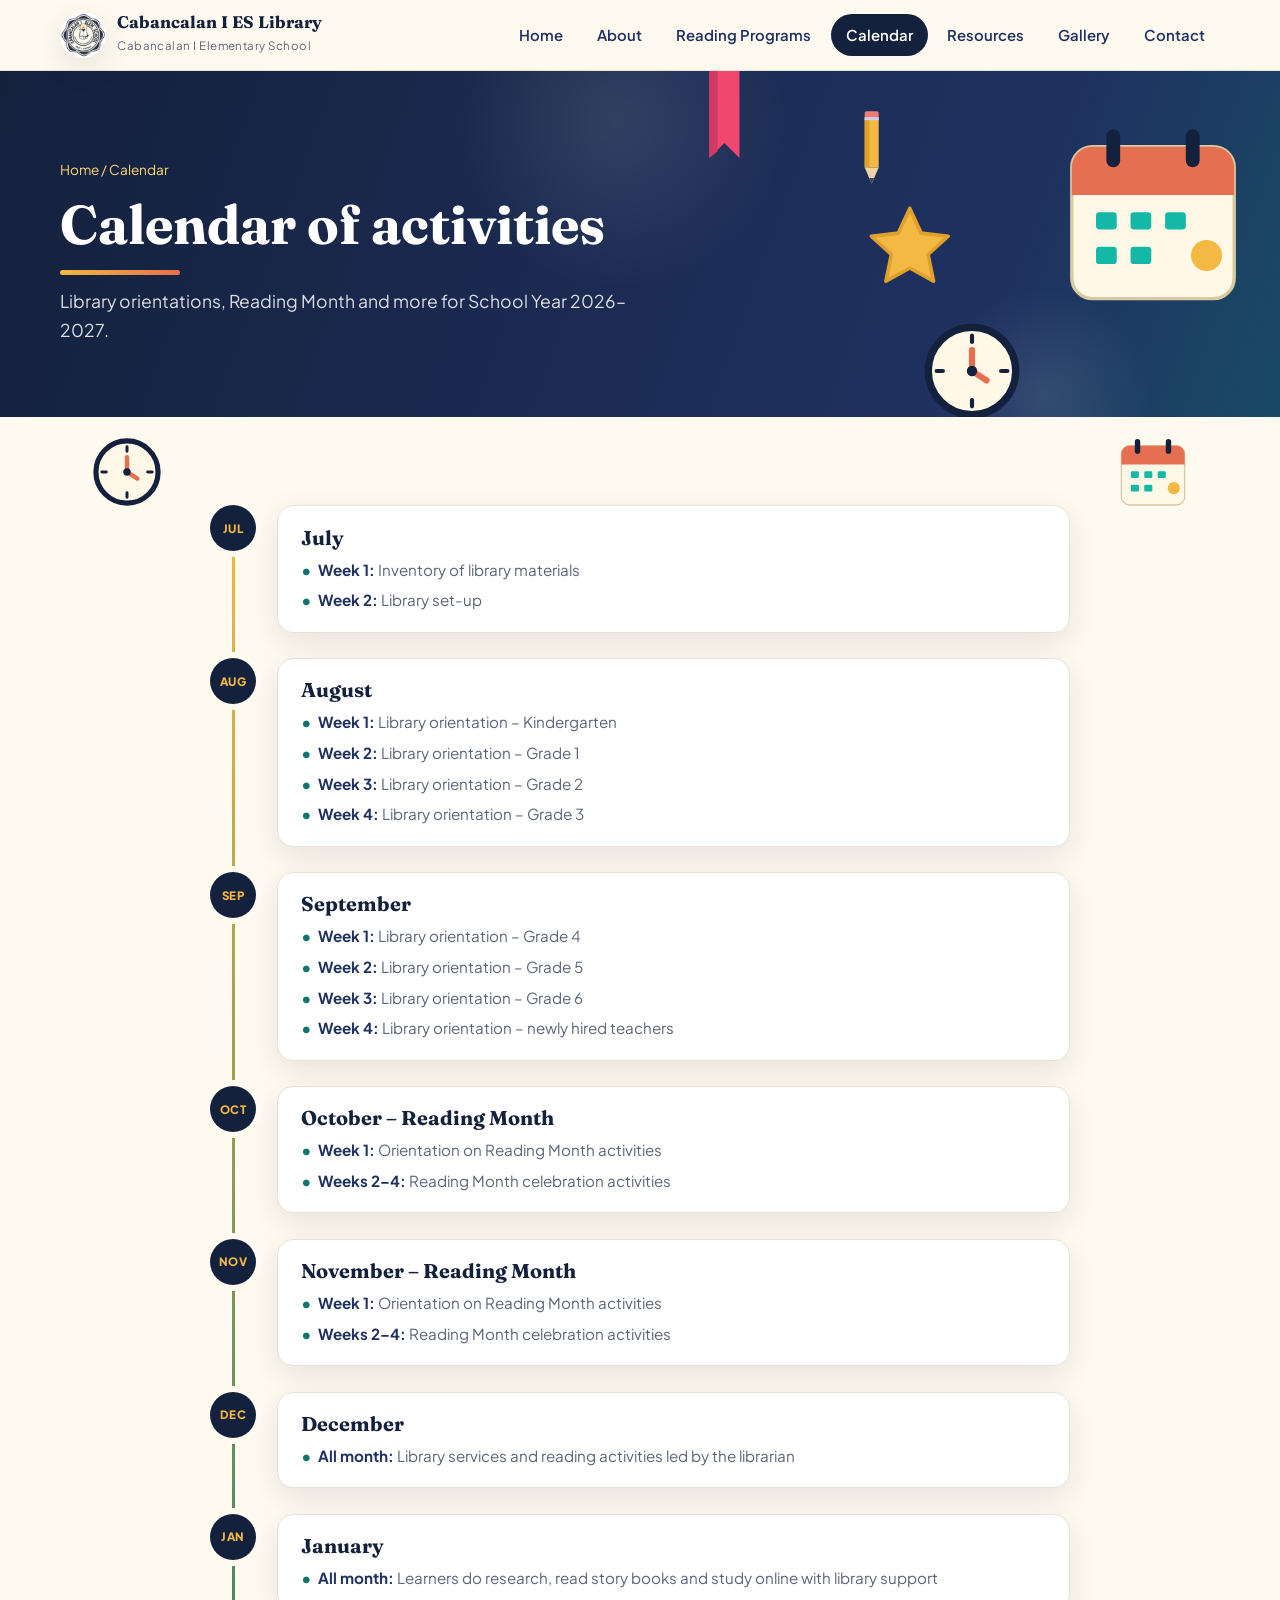
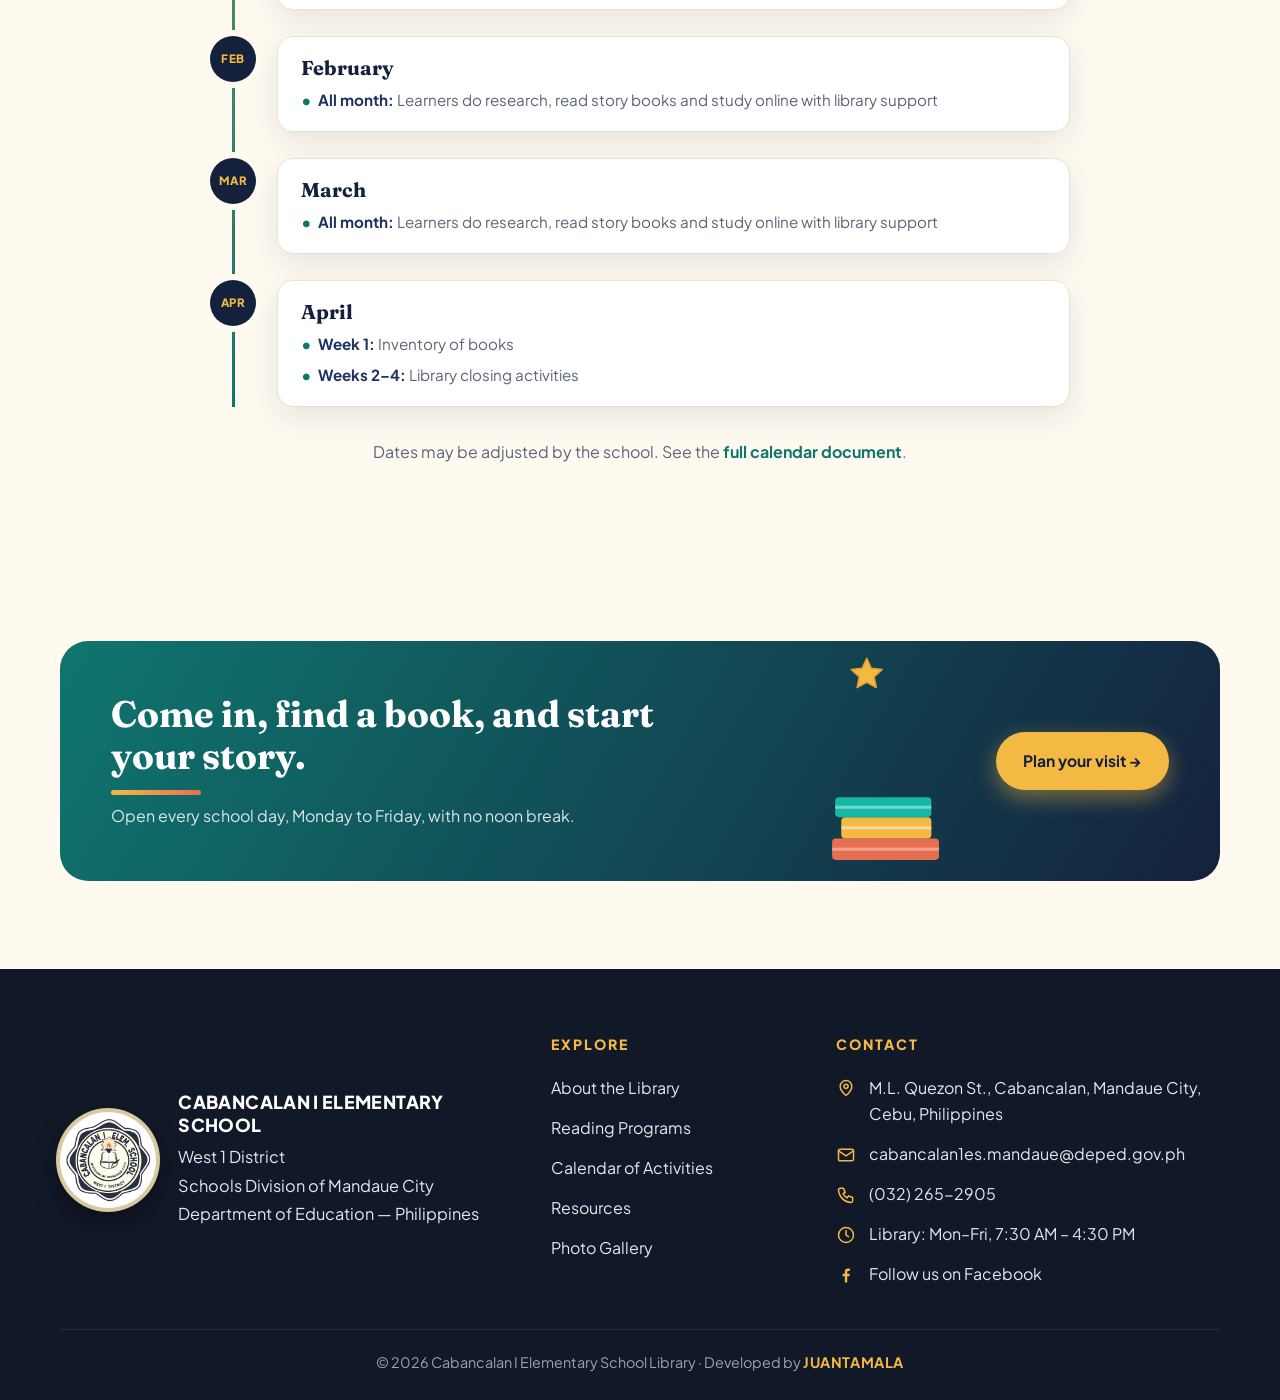
<file: calendar.html>
<!DOCTYPE html>
<html lang="en">
<head>
<meta charset="utf-8">
<meta name="viewport" content="width=device-width, initial-scale=1">
<title>Calendar | Cabancalan I ES Library</title>
<meta name="description" content="Calendar of library activities for SY 2026-2027 at Cabancalan I ES.">
<meta name="theme-color" content="#14213d">
<link rel="icon" type="image/png" href="images/favicon.png">
<link rel="preconnect" href="https://fonts.googleapis.com">
<link rel="preconnect" href="https://fonts.gstatic.com" crossorigin>
<link href="https://fonts.googleapis.com/css2?family=Fraunces:ital,opsz,wght@0,9..144,600;0,9..144,800;1,9..144,500&family=Plus+Jakarta+Sans:wght@400;500;600;700;800&display=swap" rel="stylesheet">
<link rel="stylesheet" href="css/style.css?v=20261022">
</head>
<body data-page="calendar">
<header class="site-header">
  <div class="container nav">
    <a class="brand" href="index.html" aria-label="Cabancalan I ES Library home">
      <img class="brand-logo" src="images/favicon.png" srcset="images/logo.png 2x" alt="Cabancalan I Elementary School seal" width="46" height="46">
      <span class="brand-text"><strong>Cabancalan I ES Library</strong><span>Cabancalan I Elementary School</span></span>
    </a>
    <button class="nav-toggle" aria-label="Toggle menu" aria-expanded="false">☰</button>
    <ul class="nav-links"><li><a href="index.html">Home</a></li><li><a href="about.html">About</a></li><li><a href="programs.html">Reading Programs</a></li><li><a href="calendar.html" class="active">Calendar</a></li><li><a href="resources.html">Resources</a></li><li><a href="gallery.html">Gallery</a></li><li><a href="contact.html">Contact</a></li></ul>
  </div>
</header>
<section class="page-hero"><div class="container">
  <div class="crumbs"><a href="index.html">Home</a> / Calendar</div>
  <h1>Calendar of activities</h1><p>Library orientations, Reading Month and more for School Year 2026–2027.</p></div></section>

<section class="section">
  <span class="deco tr" data-art="calendar"></span>
  <span class="deco tl" data-art="clock"></span>
  <div class="container">
    <div class="timeline" id="timeline"></div>
    <p style="text-align:center;margin-top:2rem" class="reveal">Dates may be adjusted by the school. See the <a href="resources.html" style="color:var(--teal);font-weight:700">full calendar document</a>.</p>
  </div>
</section>
<section class="section"><div class="container">
  <div class="cta-band reveal">
    <span class="deco ca" data-art="stack"></span><span class="deco cb" data-art="star"></span>
    <div><h2>Come in, find a book, and start your story.</h2><p>Open every school day, Monday to Friday, with no noon break.</p></div>
    <a class="btn btn-gold" href="contact.html">Plan your visit →</a>
  </div></div></section>

<footer class="site-footer">
  <div class="container">
    <div class="foot-grid">
      <div class="foot-school">
        <img class="foot-logo" src="images/logo.png" alt="Cabancalan I Elementary School seal" width="96" height="96" loading="lazy">
        <div>
          <h4>CABANCALAN I ELEMENTARY SCHOOL</h4>
          <p>West 1 District</p>
          <p>Schools Division of Mandaue City</p>
          <p>Department of Education — Philippines</p>
        </div>
      </div>
      <div>
        <h5>Explore</h5>
        <ul class="foot-links">
          <li><a href="about.html">About the Library</a></li>
          <li><a href="programs.html">Reading Programs</a></li>
          <li><a href="calendar.html">Calendar of Activities</a></li>
          <li><a href="resources.html">Resources</a></li>
          <li><a href="gallery.html">Photo Gallery</a></li>
        </ul>
      </div>
      <div>
        <h5>Contact</h5>
        <ul class="foot-contact">
          <li><svg viewBox="0 0 24 24" width="20" height="20" fill="none" stroke="currentColor" stroke-width="1.8" stroke-linecap="round" stroke-linejoin="round" aria-hidden="true"><path d="M12 21s7-5.6 7-11a7 7 0 1 0-14 0c0 5.4 7 11 7 11z"/><circle cx="12" cy="10" r="2.5"/></svg><span>M.L. Quezon St., Cabancalan, Mandaue City, Cebu, Philippines</span></li>
          <li><svg viewBox="0 0 24 24" width="20" height="20" fill="none" stroke="currentColor" stroke-width="1.8" stroke-linecap="round" stroke-linejoin="round" aria-hidden="true"><rect x="3" y="5" width="18" height="14" rx="2"/><path d="m3 7 9 6 9-6"/></svg><a href="mailto:cabancalan1es.mandaue@deped.gov.ph">cabancalan1es.mandaue@deped.gov.ph</a></li>
          <li><svg viewBox="0 0 24 24" width="20" height="20" fill="none" stroke="currentColor" stroke-width="1.8" stroke-linecap="round" stroke-linejoin="round" aria-hidden="true"><path d="M5 4h4l2 5-2.5 1.5a11 11 0 0 0 5 5L15 13l5 2v4a2 2 0 0 1-2 2A16 16 0 0 1 3 6a2 2 0 0 1 2-2z"/></svg><span>(032) 265-2905</span></li>
          <li><svg viewBox="0 0 24 24" width="20" height="20" fill="none" stroke="currentColor" stroke-width="1.8" stroke-linecap="round" stroke-linejoin="round" aria-hidden="true"><circle cx="12" cy="12" r="9"/><path d="M12 7v5l3 2"/></svg><span>Library: Mon–Fri, 7:30 AM – 4:30 PM</span></li>
          <li><svg viewBox="0 0 24 24" width="20" height="20" fill="currentColor" aria-hidden="true"><path d="M13.5 21v-7.5h2.6l.4-3h-3V8.6c0-.9.3-1.5 1.6-1.5h1.6V4.4c-.3 0-1.2-.1-2.3-.1-2.3 0-3.9 1.4-3.9 4v2.2H8v3h2.6V21h2.9z"/></svg><a href="https://www.facebook.com/profile.php?id=100054424680309" target="_blank" rel="noopener">Follow us on Facebook</a></li>
        </ul>
      </div>
    </div>
    <div class="foot-bottom">© <span class="year">2026</span> Cabancalan I Elementary School Library · Developed by <b>JUANTAMALA</b></div>
  </div>
</footer>
<button class="to-top" aria-label="Back to top">↑</button>
<script src="js/data.js?v=20261022"></script>
<script src="js/art.js?v=20261022"></script>
<script src="js/main.js?v=20261022"></script>
</body>
</html>
</file>
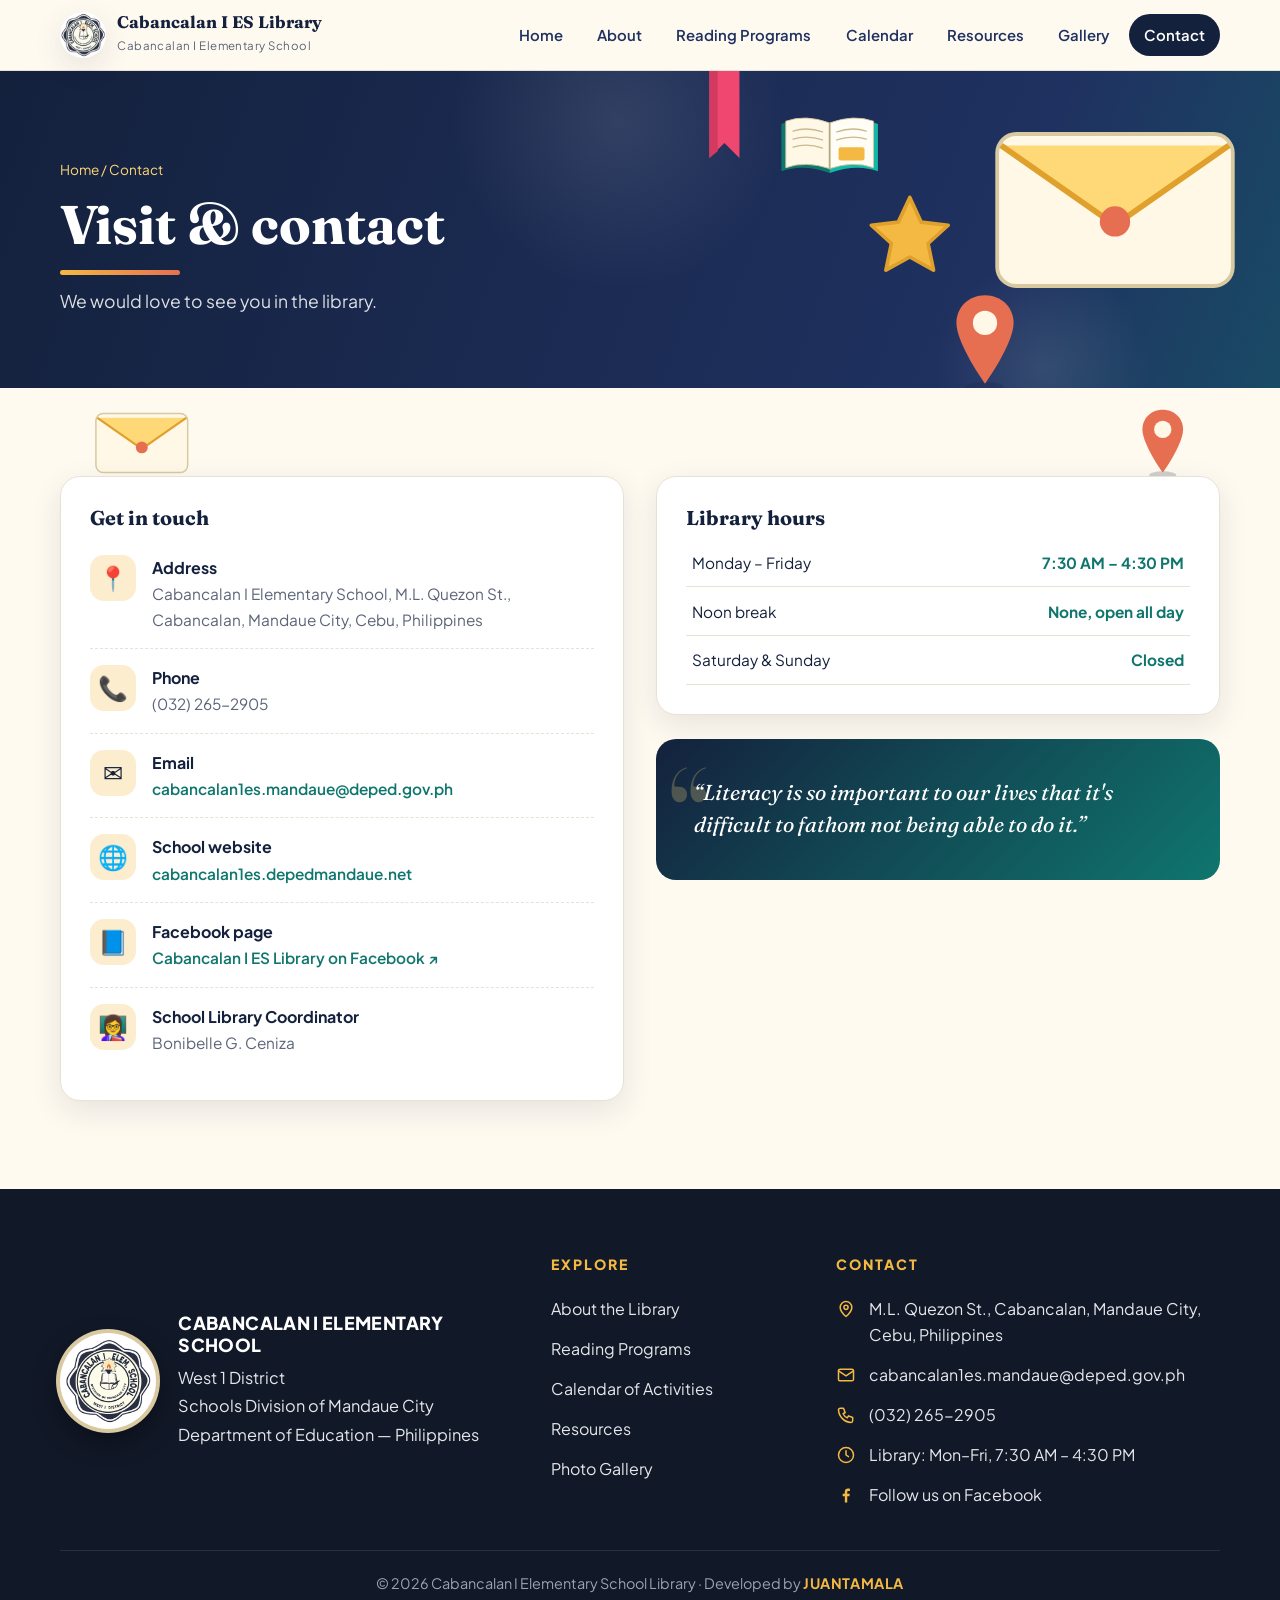
<file: contact.html>
<!DOCTYPE html>
<html lang="en">
<head>
<meta charset="utf-8">
<meta name="viewport" content="width=device-width, initial-scale=1">
<title>Contact | Cabancalan I ES Library</title>
<meta name="description" content="Visit or contact the Cabancalan I ES Library in Mandaue City.">
<meta name="theme-color" content="#14213d">
<link rel="icon" type="image/png" href="images/favicon.png">
<link rel="preconnect" href="https://fonts.googleapis.com">
<link rel="preconnect" href="https://fonts.gstatic.com" crossorigin>
<link href="https://fonts.googleapis.com/css2?family=Fraunces:ital,opsz,wght@0,9..144,600;0,9..144,800;1,9..144,500&family=Plus+Jakarta+Sans:wght@400;500;600;700;800&display=swap" rel="stylesheet">
<link rel="stylesheet" href="css/style.css?v=20261022">
</head>
<body data-page="contact">
<header class="site-header">
  <div class="container nav">
    <a class="brand" href="index.html" aria-label="Cabancalan I ES Library home">
      <img class="brand-logo" src="images/favicon.png" srcset="images/logo.png 2x" alt="Cabancalan I Elementary School seal" width="46" height="46">
      <span class="brand-text"><strong>Cabancalan I ES Library</strong><span>Cabancalan I Elementary School</span></span>
    </a>
    <button class="nav-toggle" aria-label="Toggle menu" aria-expanded="false">☰</button>
    <ul class="nav-links"><li><a href="index.html">Home</a></li><li><a href="about.html">About</a></li><li><a href="programs.html">Reading Programs</a></li><li><a href="calendar.html">Calendar</a></li><li><a href="resources.html">Resources</a></li><li><a href="gallery.html">Gallery</a></li><li><a href="contact.html" class="active">Contact</a></li></ul>
  </div>
</header>
<section class="page-hero"><div class="container">
  <div class="crumbs"><a href="index.html">Home</a> / Contact</div>
  <h1>Visit &amp; contact</h1><p>We would love to see you in the library.</p></div></section>

<section class="section">
  <span class="deco tr" data-art="pin"></span>
  <span class="deco tl" data-art="envelope"></span>
  <div class="container contact-grid">
    <div class="card reveal">
      <h3 style="margin-bottom:.6rem">Get in touch</h3>
      <div class="contact-line"><span class="ico">📍</span><div><b>Address</b><p>Cabancalan I Elementary School, M.L. Quezon St., Cabancalan, Mandaue City, Cebu, Philippines</p></div></div>
      <div class="contact-line"><span class="ico">📞</span><div><b>Phone</b><p>(032) 265-2905</p></div></div>
      <div class="contact-line"><span class="ico">✉️</span><div><b>Email</b><p><a href="mailto:cabancalan1es.mandaue@deped.gov.ph" style="color:var(--teal);font-weight:600">cabancalan1es.mandaue@deped.gov.ph</a></p></div></div>
      <div class="contact-line"><span class="ico">🌐</span><div><b>School website</b><p><a href="https://cabancalan1es.depedmandaue.net" target="_blank" rel="noopener" style="color:var(--teal);font-weight:600">cabancalan1es.depedmandaue.net</a></p></div></div>
      <div class="contact-line"><span class="ico">📘</span><div><b>Facebook page</b><p><a href="https://www.facebook.com/profile.php?id=100054424680309" target="_blank" rel="noopener" style="color:var(--teal);font-weight:600">Cabancalan I ES Library on Facebook ↗</a></p></div></div>
      <div class="contact-line"><span class="ico">👩‍🏫</span><div><b>School Library Coordinator</b><p>Bonibelle G. Ceniza</p></div></div>
    </div>
    <div style="display:grid;gap:1.5rem;align-content:start">
      <div class="card reveal d1">
        <h3 style="margin-bottom:.6rem">Library hours</h3>
        <table class="hours">
          <tr><td>Monday – Friday</td><td>7:30 AM – 4:30 PM</td></tr>
          <tr><td>Noon break</td><td>None, open all day</td></tr>
          <tr><td>Saturday &amp; Sunday</td><td>Closed</td></tr>
        </table>
      </div>
      <div class="quote-box reveal d2"><p>“Literacy is so important to our lives that it's difficult to fathom not being able to do it.”</p></div>
    </div>
  </div>
</section>

<footer class="site-footer">
  <div class="container">
    <div class="foot-grid">
      <div class="foot-school">
        <img class="foot-logo" src="images/logo.png" alt="Cabancalan I Elementary School seal" width="96" height="96" loading="lazy">
        <div>
          <h4>CABANCALAN I ELEMENTARY SCHOOL</h4>
          <p>West 1 District</p>
          <p>Schools Division of Mandaue City</p>
          <p>Department of Education — Philippines</p>
        </div>
      </div>
      <div>
        <h5>Explore</h5>
        <ul class="foot-links">
          <li><a href="about.html">About the Library</a></li>
          <li><a href="programs.html">Reading Programs</a></li>
          <li><a href="calendar.html">Calendar of Activities</a></li>
          <li><a href="resources.html">Resources</a></li>
          <li><a href="gallery.html">Photo Gallery</a></li>
        </ul>
      </div>
      <div>
        <h5>Contact</h5>
        <ul class="foot-contact">
          <li><svg viewBox="0 0 24 24" width="20" height="20" fill="none" stroke="currentColor" stroke-width="1.8" stroke-linecap="round" stroke-linejoin="round" aria-hidden="true"><path d="M12 21s7-5.6 7-11a7 7 0 1 0-14 0c0 5.4 7 11 7 11z"/><circle cx="12" cy="10" r="2.5"/></svg><span>M.L. Quezon St., Cabancalan, Mandaue City, Cebu, Philippines</span></li>
          <li><svg viewBox="0 0 24 24" width="20" height="20" fill="none" stroke="currentColor" stroke-width="1.8" stroke-linecap="round" stroke-linejoin="round" aria-hidden="true"><rect x="3" y="5" width="18" height="14" rx="2"/><path d="m3 7 9 6 9-6"/></svg><a href="mailto:cabancalan1es.mandaue@deped.gov.ph">cabancalan1es.mandaue@deped.gov.ph</a></li>
          <li><svg viewBox="0 0 24 24" width="20" height="20" fill="none" stroke="currentColor" stroke-width="1.8" stroke-linecap="round" stroke-linejoin="round" aria-hidden="true"><path d="M5 4h4l2 5-2.5 1.5a11 11 0 0 0 5 5L15 13l5 2v4a2 2 0 0 1-2 2A16 16 0 0 1 3 6a2 2 0 0 1 2-2z"/></svg><span>(032) 265-2905</span></li>
          <li><svg viewBox="0 0 24 24" width="20" height="20" fill="none" stroke="currentColor" stroke-width="1.8" stroke-linecap="round" stroke-linejoin="round" aria-hidden="true"><circle cx="12" cy="12" r="9"/><path d="M12 7v5l3 2"/></svg><span>Library: Mon–Fri, 7:30 AM – 4:30 PM</span></li>
          <li><svg viewBox="0 0 24 24" width="20" height="20" fill="currentColor" aria-hidden="true"><path d="M13.5 21v-7.5h2.6l.4-3h-3V8.6c0-.9.3-1.5 1.6-1.5h1.6V4.4c-.3 0-1.2-.1-2.3-.1-2.3 0-3.9 1.4-3.9 4v2.2H8v3h2.6V21h2.9z"/></svg><a href="https://www.facebook.com/profile.php?id=100054424680309" target="_blank" rel="noopener">Follow us on Facebook</a></li>
        </ul>
      </div>
    </div>
    <div class="foot-bottom">© <span class="year">2026</span> Cabancalan I Elementary School Library · Developed by <b>JUANTAMALA</b></div>
  </div>
</footer>
<button class="to-top" aria-label="Back to top">↑</button>
<script src="js/data.js?v=20261022"></script>
<script src="js/art.js?v=20261022"></script>
<script src="js/main.js?v=20261022"></script>
</body>
</html>
</file>
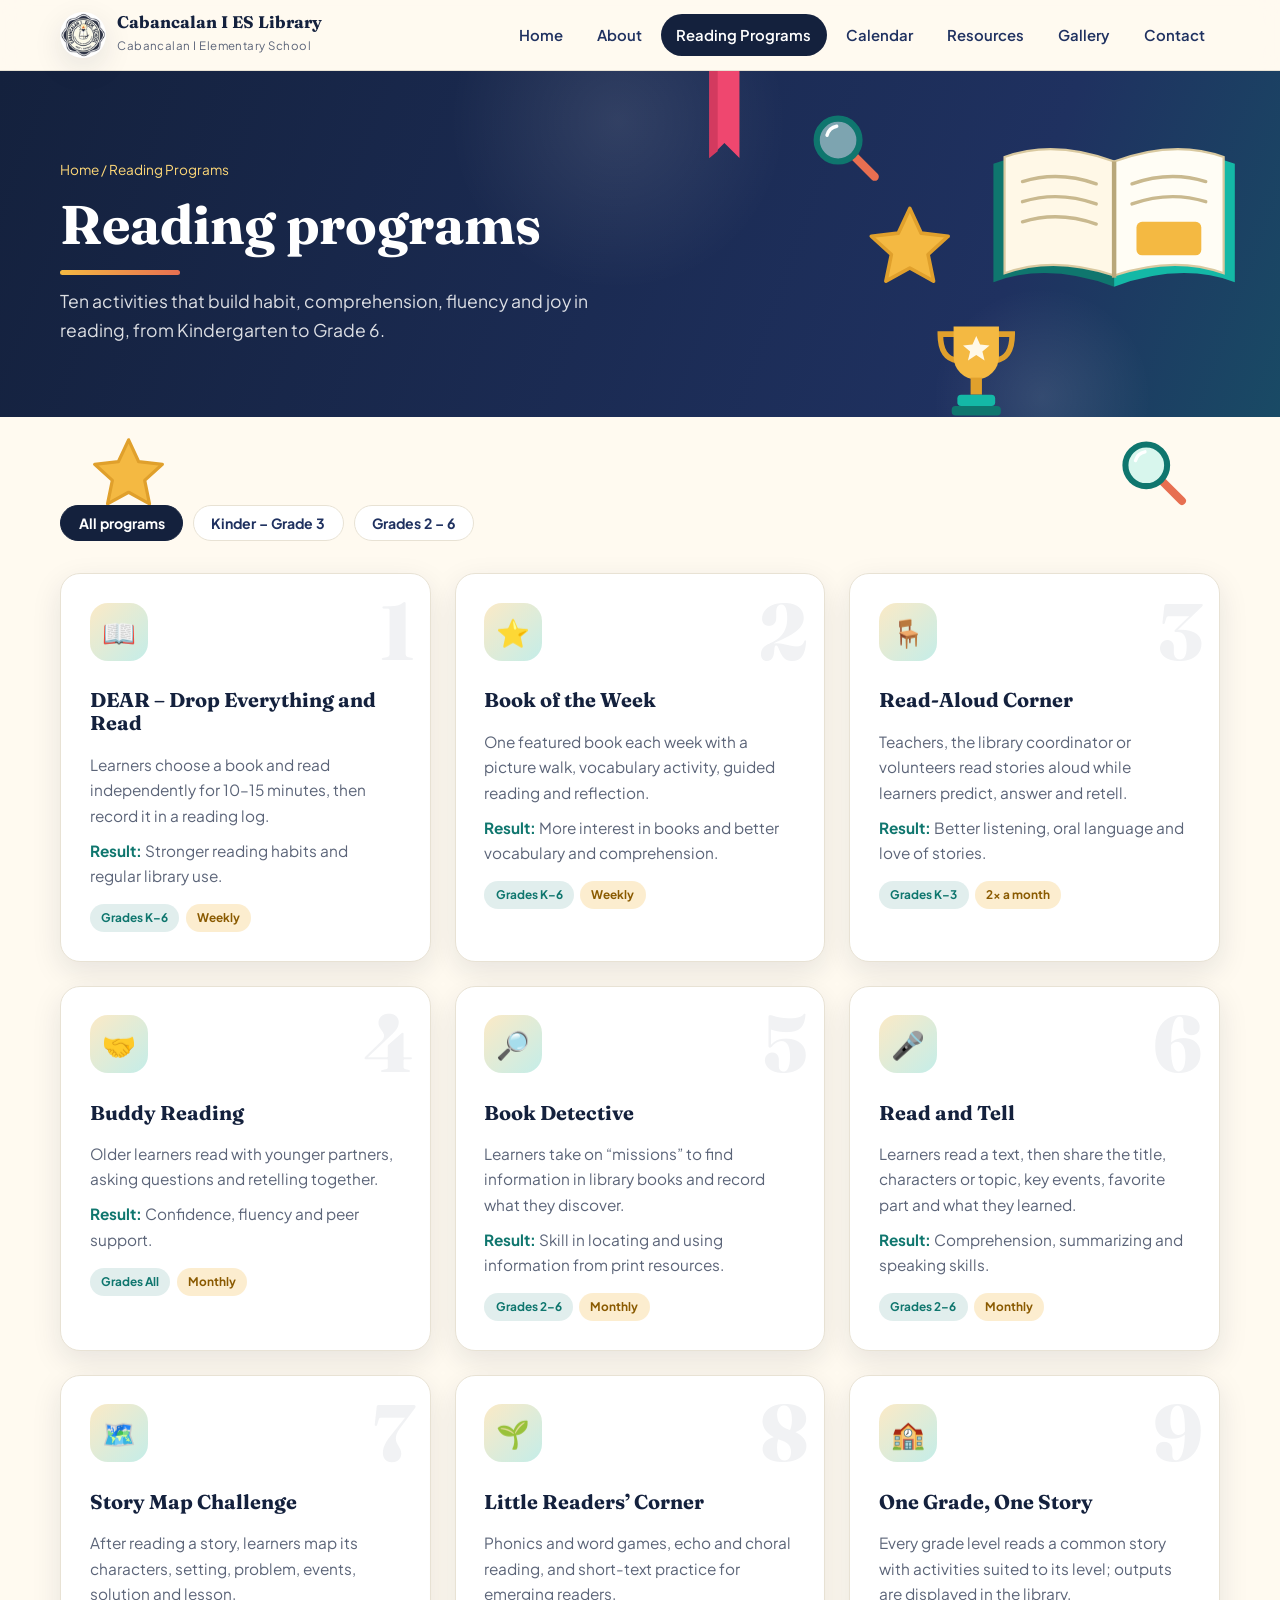
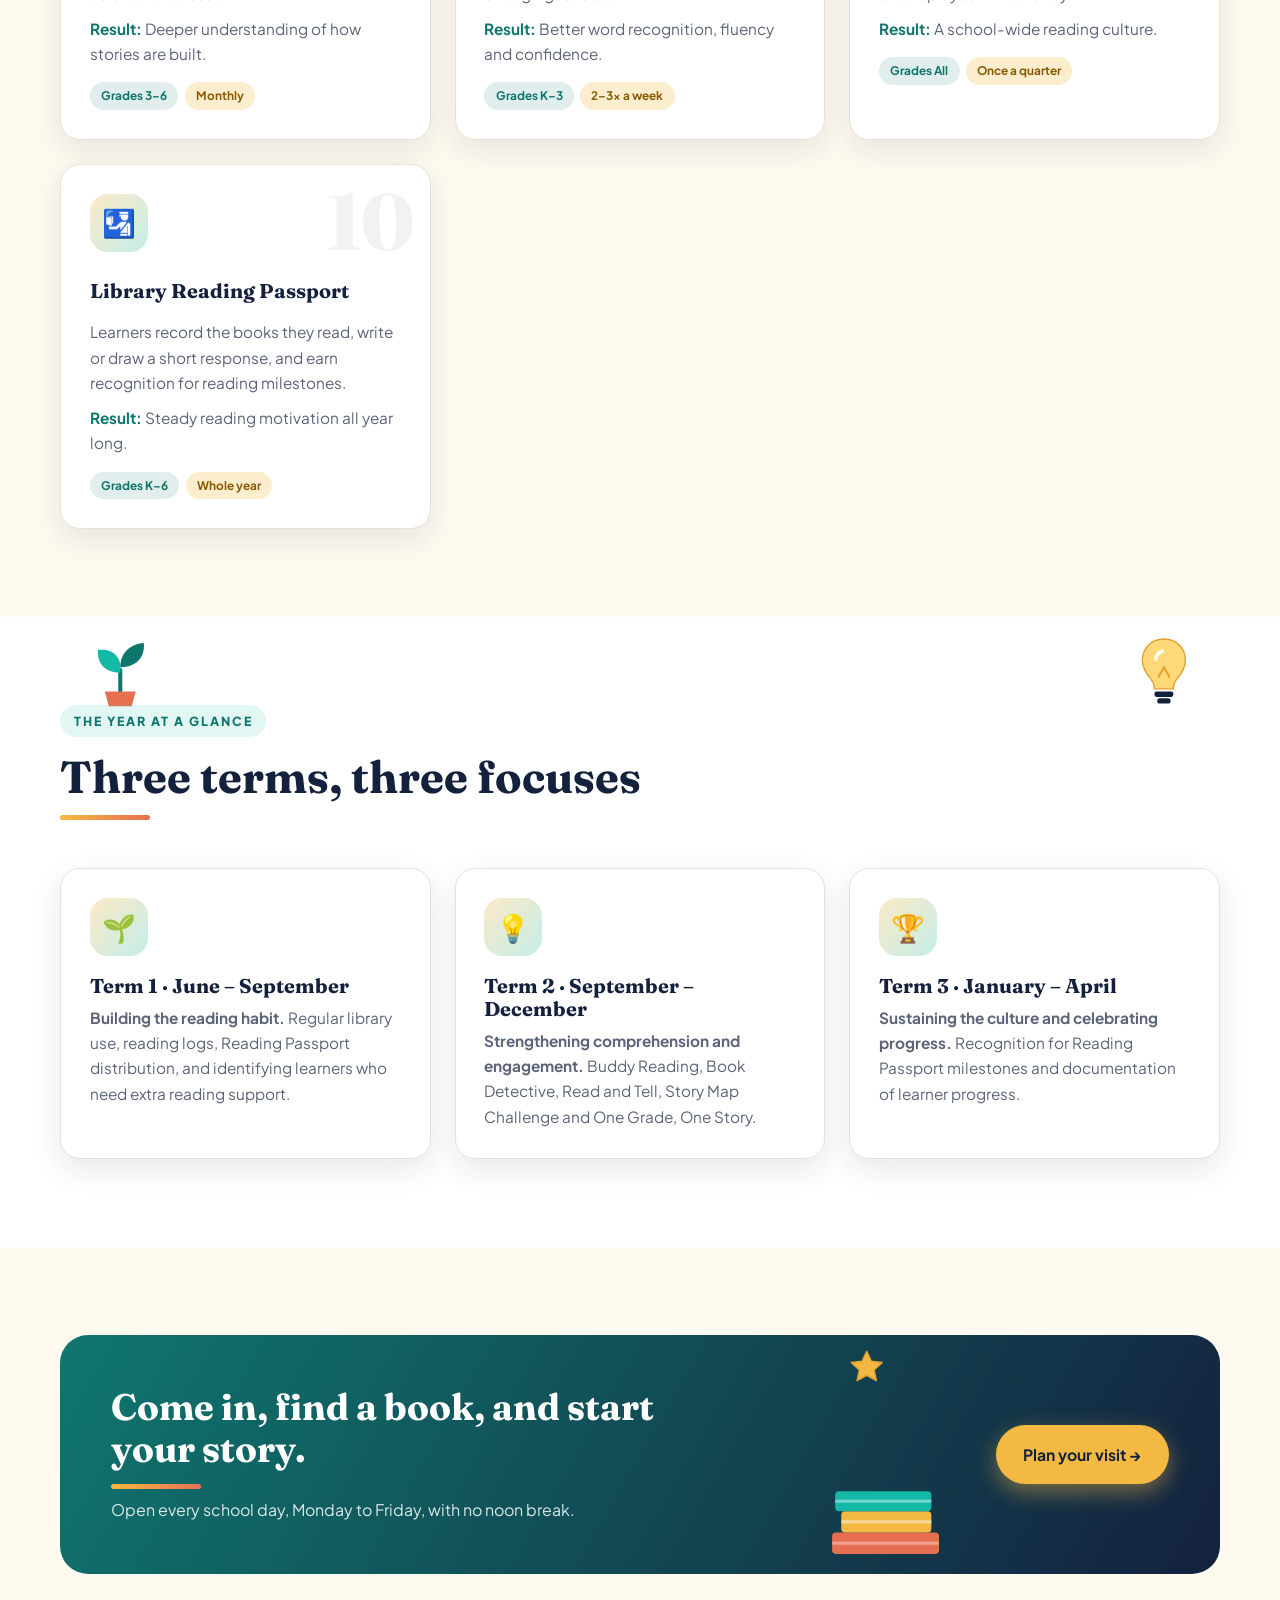
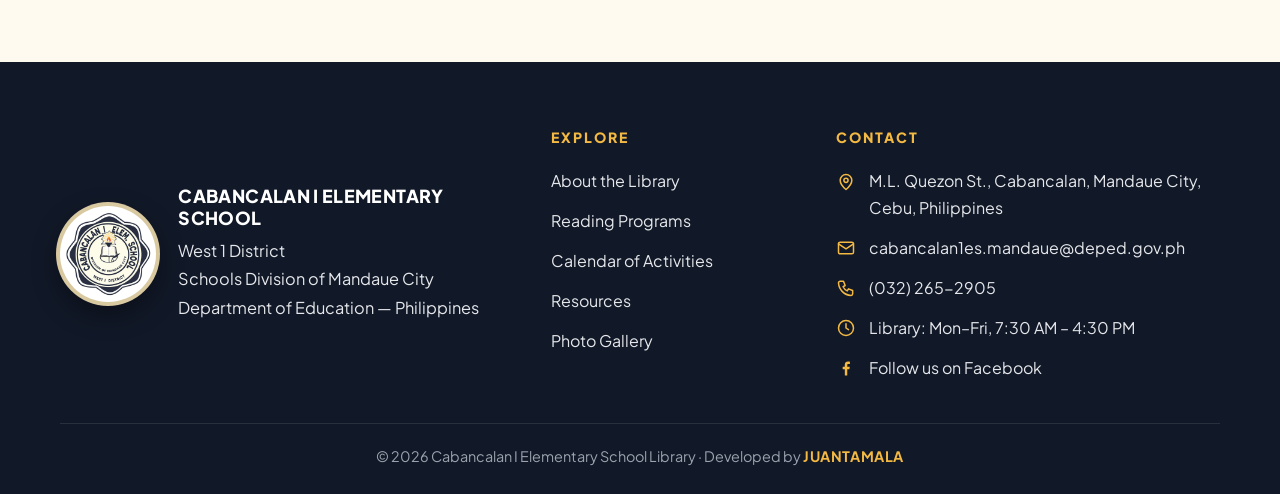
<file: programs.html>
<!DOCTYPE html>
<html lang="en">
<head>
<meta charset="utf-8">
<meta name="viewport" content="width=device-width, initial-scale=1">
<title>Reading Programs | Cabancalan I ES Library</title>
<meta name="description" content="The ten reading programs of the Cabancalan I ES Library for SY 2026-2027.">
<meta name="theme-color" content="#14213d">
<link rel="icon" type="image/png" href="images/favicon.png">
<link rel="preconnect" href="https://fonts.googleapis.com">
<link rel="preconnect" href="https://fonts.gstatic.com" crossorigin>
<link href="https://fonts.googleapis.com/css2?family=Fraunces:ital,opsz,wght@0,9..144,600;0,9..144,800;1,9..144,500&family=Plus+Jakarta+Sans:wght@400;500;600;700;800&display=swap" rel="stylesheet">
<link rel="stylesheet" href="css/style.css?v=20261022">
</head>
<body data-page="programs">
<header class="site-header">
  <div class="container nav">
    <a class="brand" href="index.html" aria-label="Cabancalan I ES Library home">
      <img class="brand-logo" src="images/favicon.png" srcset="images/logo.png 2x" alt="Cabancalan I Elementary School seal" width="46" height="46">
      <span class="brand-text"><strong>Cabancalan I ES Library</strong><span>Cabancalan I Elementary School</span></span>
    </a>
    <button class="nav-toggle" aria-label="Toggle menu" aria-expanded="false">☰</button>
    <ul class="nav-links"><li><a href="index.html">Home</a></li><li><a href="about.html">About</a></li><li><a href="programs.html" class="active">Reading Programs</a></li><li><a href="calendar.html">Calendar</a></li><li><a href="resources.html">Resources</a></li><li><a href="gallery.html">Gallery</a></li><li><a href="contact.html">Contact</a></li></ul>
  </div>
</header>
<section class="page-hero"><div class="container">
  <div class="crumbs"><a href="index.html">Home</a> / Reading Programs</div>
  <h1>Reading programs</h1><p>Ten activities that build habit, comprehension, fluency and joy in reading, from Kindergarten to Grade 6.</p></div></section>

<section class="section">
  <span class="deco tr" data-art="magnifier"></span>
  <span class="deco tl" data-art="star"></span>
  <div class="container">
    <div class="filters reveal">
      <button class="chip active" data-filter="all">All programs</button>
      <button class="chip" data-filter="K–3">Kinder – Grade 3</button>
      <button class="chip" data-filter="2–6">Grades 2 – 6</button>
    </div>
    <div class="grid grid-3" id="programs"></div>
  </div>
</section>

<section class="section alt">
  <span class="deco tr" data-art="bulb"></span>
  <span class="deco tl" data-art="sprout"></span>
  <div class="container">
    <div class="section-head reveal"><span class="eyebrow">The year at a glance</span><h2>Three terms, three focuses</h2></div>
    <div class="grid grid-3">
      <div class="card reveal"><div class="icon-bubble">🌱</div><h3>Term 1 · June – September</h3><p><b>Building the reading habit.</b> Regular library use, reading logs, Reading Passport distribution, and identifying learners who need extra reading support.</p></div>
      <div class="card reveal d1"><div class="icon-bubble">💡</div><h3>Term 2 · September – December</h3><p><b>Strengthening comprehension and engagement.</b> Buddy Reading, Book Detective, Read and Tell, Story Map Challenge and One Grade, One Story.</p></div>
      <div class="card reveal d2"><div class="icon-bubble">🏆</div><h3>Term 3 · January – April</h3><p><b>Sustaining the culture and celebrating progress.</b> Recognition for Reading Passport milestones and documentation of learner progress.</p></div>
    </div>
  </div>
</section>
<section class="section"><div class="container">
  <div class="cta-band reveal">
    <span class="deco ca" data-art="stack"></span><span class="deco cb" data-art="star"></span>
    <div><h2>Come in, find a book, and start your story.</h2><p>Open every school day, Monday to Friday, with no noon break.</p></div>
    <a class="btn btn-gold" href="contact.html">Plan your visit →</a>
  </div></div></section>

<footer class="site-footer">
  <div class="container">
    <div class="foot-grid">
      <div class="foot-school">
        <img class="foot-logo" src="images/logo.png" alt="Cabancalan I Elementary School seal" width="96" height="96" loading="lazy">
        <div>
          <h4>CABANCALAN I ELEMENTARY SCHOOL</h4>
          <p>West 1 District</p>
          <p>Schools Division of Mandaue City</p>
          <p>Department of Education — Philippines</p>
        </div>
      </div>
      <div>
        <h5>Explore</h5>
        <ul class="foot-links">
          <li><a href="about.html">About the Library</a></li>
          <li><a href="programs.html">Reading Programs</a></li>
          <li><a href="calendar.html">Calendar of Activities</a></li>
          <li><a href="resources.html">Resources</a></li>
          <li><a href="gallery.html">Photo Gallery</a></li>
        </ul>
      </div>
      <div>
        <h5>Contact</h5>
        <ul class="foot-contact">
          <li><svg viewBox="0 0 24 24" width="20" height="20" fill="none" stroke="currentColor" stroke-width="1.8" stroke-linecap="round" stroke-linejoin="round" aria-hidden="true"><path d="M12 21s7-5.6 7-11a7 7 0 1 0-14 0c0 5.4 7 11 7 11z"/><circle cx="12" cy="10" r="2.5"/></svg><span>M.L. Quezon St., Cabancalan, Mandaue City, Cebu, Philippines</span></li>
          <li><svg viewBox="0 0 24 24" width="20" height="20" fill="none" stroke="currentColor" stroke-width="1.8" stroke-linecap="round" stroke-linejoin="round" aria-hidden="true"><rect x="3" y="5" width="18" height="14" rx="2"/><path d="m3 7 9 6 9-6"/></svg><a href="mailto:cabancalan1es.mandaue@deped.gov.ph">cabancalan1es.mandaue@deped.gov.ph</a></li>
          <li><svg viewBox="0 0 24 24" width="20" height="20" fill="none" stroke="currentColor" stroke-width="1.8" stroke-linecap="round" stroke-linejoin="round" aria-hidden="true"><path d="M5 4h4l2 5-2.5 1.5a11 11 0 0 0 5 5L15 13l5 2v4a2 2 0 0 1-2 2A16 16 0 0 1 3 6a2 2 0 0 1 2-2z"/></svg><span>(032) 265-2905</span></li>
          <li><svg viewBox="0 0 24 24" width="20" height="20" fill="none" stroke="currentColor" stroke-width="1.8" stroke-linecap="round" stroke-linejoin="round" aria-hidden="true"><circle cx="12" cy="12" r="9"/><path d="M12 7v5l3 2"/></svg><span>Library: Mon–Fri, 7:30 AM – 4:30 PM</span></li>
          <li><svg viewBox="0 0 24 24" width="20" height="20" fill="currentColor" aria-hidden="true"><path d="M13.5 21v-7.5h2.6l.4-3h-3V8.6c0-.9.3-1.5 1.6-1.5h1.6V4.4c-.3 0-1.2-.1-2.3-.1-2.3 0-3.9 1.4-3.9 4v2.2H8v3h2.6V21h2.9z"/></svg><a href="https://www.facebook.com/profile.php?id=100054424680309" target="_blank" rel="noopener">Follow us on Facebook</a></li>
        </ul>
      </div>
    </div>
    <div class="foot-bottom">© <span class="year">2026</span> Cabancalan I Elementary School Library · Developed by <b>JUANTAMALA</b></div>
  </div>
</footer>
<button class="to-top" aria-label="Back to top">↑</button>
<script src="js/data.js?v=20261022"></script>
<script src="js/art.js?v=20261022"></script>
<script src="js/main.js?v=20261022"></script>
</body>
</html>
</file>
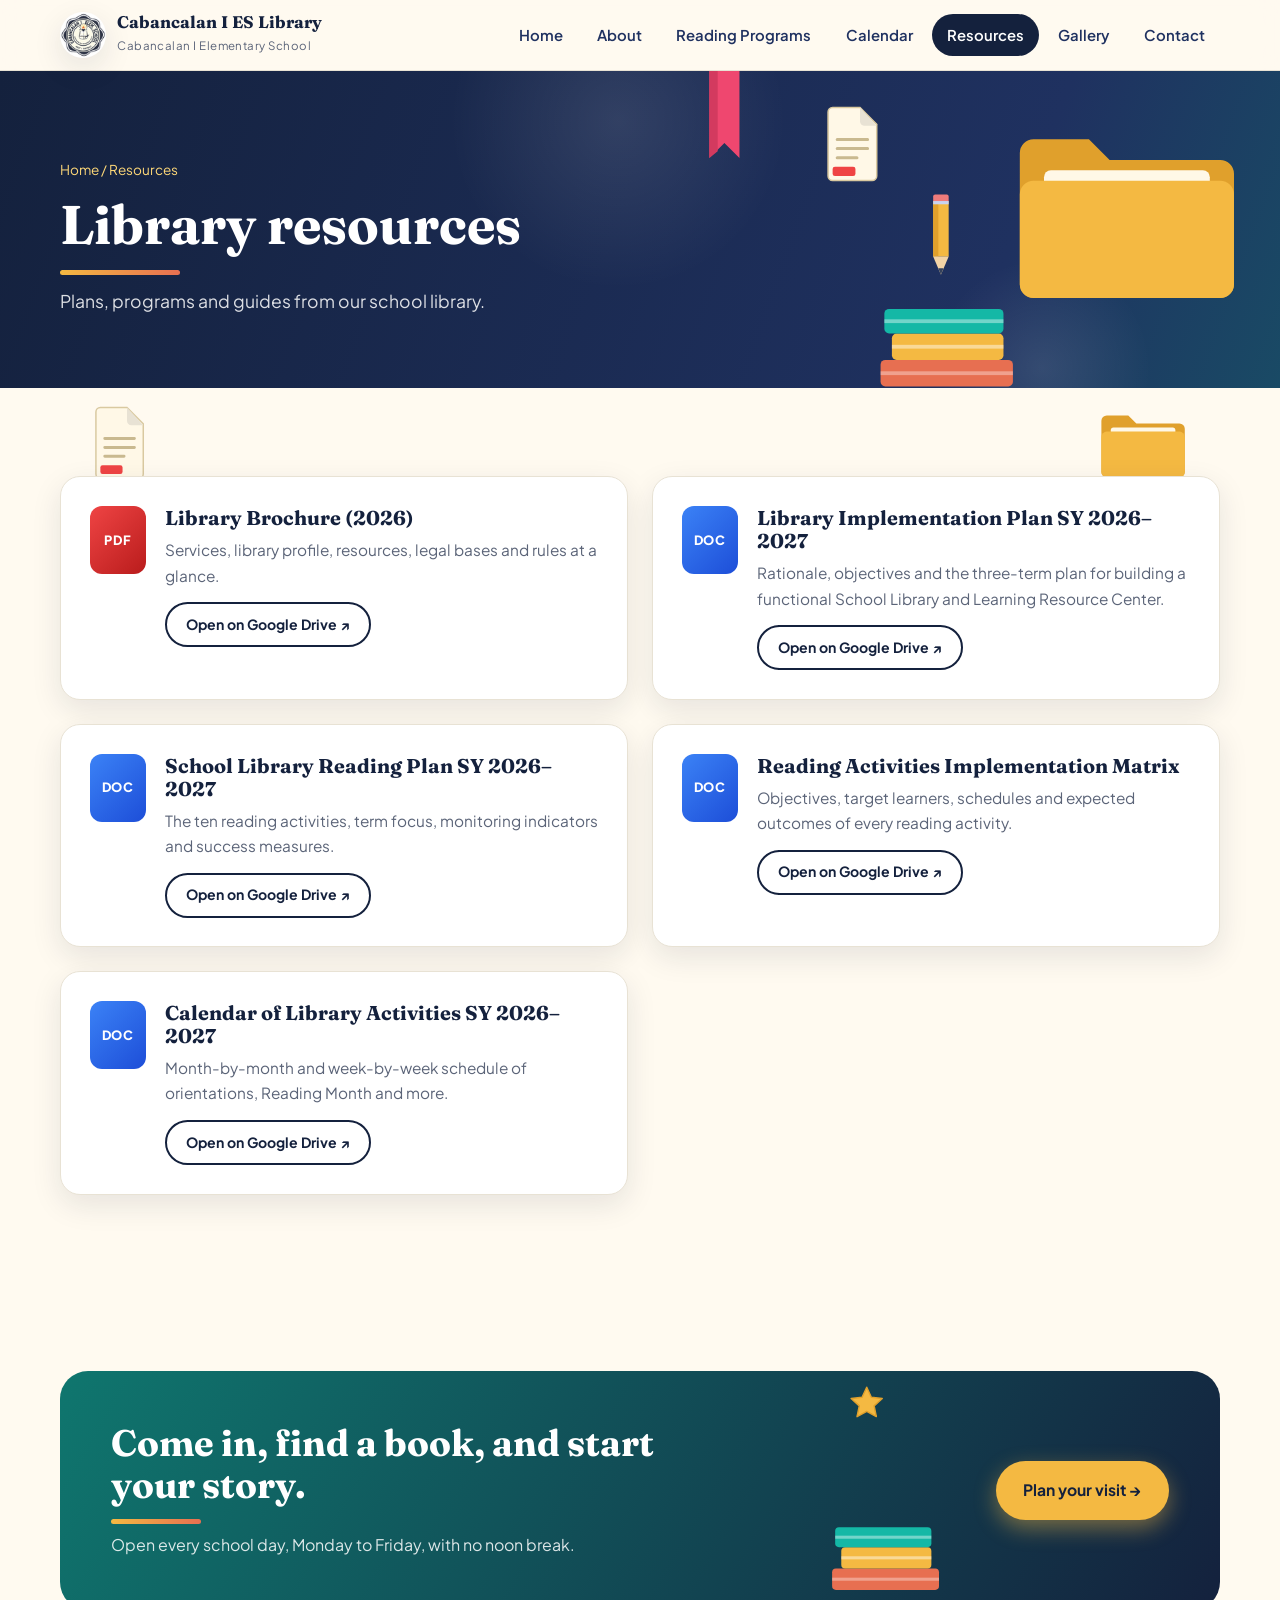
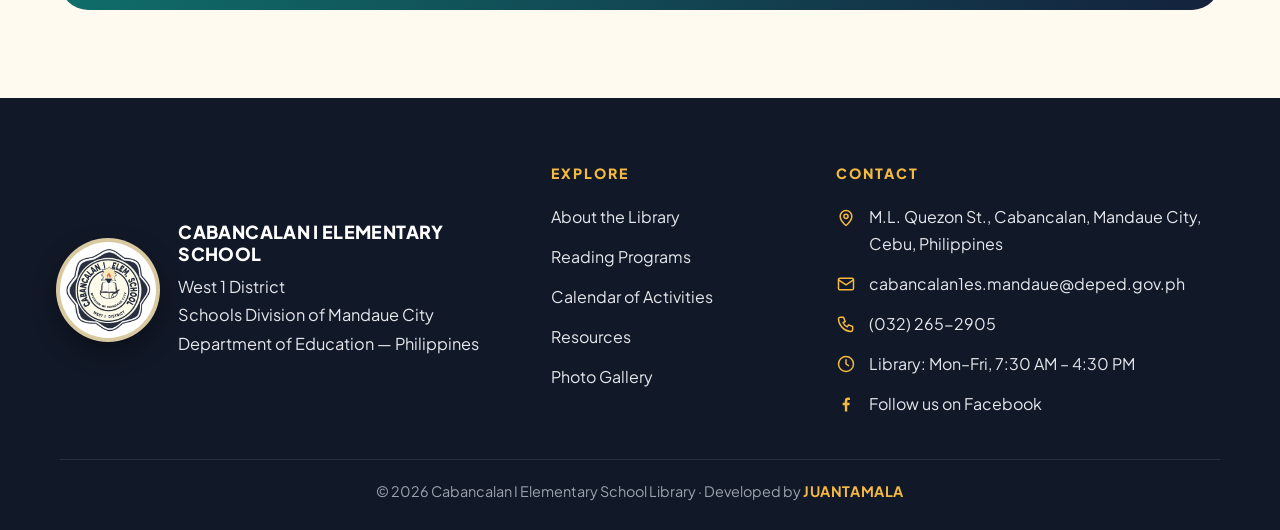
<file: resources.html>
<!DOCTYPE html>
<html lang="en">
<head>
<meta charset="utf-8">
<meta name="viewport" content="width=device-width, initial-scale=1">
<title>Resources | Cabancalan I ES Library</title>
<meta name="description" content="Library plans, brochure, reading program and calendar documents of Cabancalan I ES Library.">
<meta name="theme-color" content="#14213d">
<link rel="icon" type="image/png" href="images/favicon.png">
<link rel="preconnect" href="https://fonts.googleapis.com">
<link rel="preconnect" href="https://fonts.gstatic.com" crossorigin>
<link href="https://fonts.googleapis.com/css2?family=Fraunces:ital,opsz,wght@0,9..144,600;0,9..144,800;1,9..144,500&family=Plus+Jakarta+Sans:wght@400;500;600;700;800&display=swap" rel="stylesheet">
<link rel="stylesheet" href="css/style.css?v=20261022">
</head>
<body data-page="resources">
<header class="site-header">
  <div class="container nav">
    <a class="brand" href="index.html" aria-label="Cabancalan I ES Library home">
      <img class="brand-logo" src="images/favicon.png" srcset="images/logo.png 2x" alt="Cabancalan I Elementary School seal" width="46" height="46">
      <span class="brand-text"><strong>Cabancalan I ES Library</strong><span>Cabancalan I Elementary School</span></span>
    </a>
    <button class="nav-toggle" aria-label="Toggle menu" aria-expanded="false">☰</button>
    <ul class="nav-links"><li><a href="index.html">Home</a></li><li><a href="about.html">About</a></li><li><a href="programs.html">Reading Programs</a></li><li><a href="calendar.html">Calendar</a></li><li><a href="resources.html" class="active">Resources</a></li><li><a href="gallery.html">Gallery</a></li><li><a href="contact.html">Contact</a></li></ul>
  </div>
</header>
<section class="page-hero"><div class="container">
  <div class="crumbs"><a href="index.html">Home</a> / Resources</div>
  <h1>Library resources</h1><p>Plans, programs and guides from our school library.</p></div></section>

<section class="section">
  <span class="deco tr" data-art="folder"></span>
  <span class="deco tl" data-art="doc"></span>
  <div class="container">
    <div class="grid grid-2" id="resources"></div>
  </div>
</section>
<section class="section"><div class="container">
  <div class="cta-band reveal">
    <span class="deco ca" data-art="stack"></span><span class="deco cb" data-art="star"></span>
    <div><h2>Come in, find a book, and start your story.</h2><p>Open every school day, Monday to Friday, with no noon break.</p></div>
    <a class="btn btn-gold" href="contact.html">Plan your visit →</a>
  </div></div></section>

<footer class="site-footer">
  <div class="container">
    <div class="foot-grid">
      <div class="foot-school">
        <img class="foot-logo" src="images/logo.png" alt="Cabancalan I Elementary School seal" width="96" height="96" loading="lazy">
        <div>
          <h4>CABANCALAN I ELEMENTARY SCHOOL</h4>
          <p>West 1 District</p>
          <p>Schools Division of Mandaue City</p>
          <p>Department of Education — Philippines</p>
        </div>
      </div>
      <div>
        <h5>Explore</h5>
        <ul class="foot-links">
          <li><a href="about.html">About the Library</a></li>
          <li><a href="programs.html">Reading Programs</a></li>
          <li><a href="calendar.html">Calendar of Activities</a></li>
          <li><a href="resources.html">Resources</a></li>
          <li><a href="gallery.html">Photo Gallery</a></li>
        </ul>
      </div>
      <div>
        <h5>Contact</h5>
        <ul class="foot-contact">
          <li><svg viewBox="0 0 24 24" width="20" height="20" fill="none" stroke="currentColor" stroke-width="1.8" stroke-linecap="round" stroke-linejoin="round" aria-hidden="true"><path d="M12 21s7-5.6 7-11a7 7 0 1 0-14 0c0 5.4 7 11 7 11z"/><circle cx="12" cy="10" r="2.5"/></svg><span>M.L. Quezon St., Cabancalan, Mandaue City, Cebu, Philippines</span></li>
          <li><svg viewBox="0 0 24 24" width="20" height="20" fill="none" stroke="currentColor" stroke-width="1.8" stroke-linecap="round" stroke-linejoin="round" aria-hidden="true"><rect x="3" y="5" width="18" height="14" rx="2"/><path d="m3 7 9 6 9-6"/></svg><a href="mailto:cabancalan1es.mandaue@deped.gov.ph">cabancalan1es.mandaue@deped.gov.ph</a></li>
          <li><svg viewBox="0 0 24 24" width="20" height="20" fill="none" stroke="currentColor" stroke-width="1.8" stroke-linecap="round" stroke-linejoin="round" aria-hidden="true"><path d="M5 4h4l2 5-2.5 1.5a11 11 0 0 0 5 5L15 13l5 2v4a2 2 0 0 1-2 2A16 16 0 0 1 3 6a2 2 0 0 1 2-2z"/></svg><span>(032) 265-2905</span></li>
          <li><svg viewBox="0 0 24 24" width="20" height="20" fill="none" stroke="currentColor" stroke-width="1.8" stroke-linecap="round" stroke-linejoin="round" aria-hidden="true"><circle cx="12" cy="12" r="9"/><path d="M12 7v5l3 2"/></svg><span>Library: Mon–Fri, 7:30 AM – 4:30 PM</span></li>
          <li><svg viewBox="0 0 24 24" width="20" height="20" fill="currentColor" aria-hidden="true"><path d="M13.5 21v-7.5h2.6l.4-3h-3V8.6c0-.9.3-1.5 1.6-1.5h1.6V4.4c-.3 0-1.2-.1-2.3-.1-2.3 0-3.9 1.4-3.9 4v2.2H8v3h2.6V21h2.9z"/></svg><a href="https://www.facebook.com/profile.php?id=100054424680309" target="_blank" rel="noopener">Follow us on Facebook</a></li>
        </ul>
      </div>
    </div>
    <div class="foot-bottom">© <span class="year">2026</span> Cabancalan I Elementary School Library · Developed by <b>JUANTAMALA</b></div>
  </div>
</footer>
<button class="to-top" aria-label="Back to top">↑</button>
<script src="js/data.js?v=20261022"></script>
<script src="js/art.js?v=20261022"></script>
<script src="js/main.js?v=20261022"></script>
</body>
</html>
</file>
<file: css/style.css>
/* Cabancalan 1 ES Library — styles */
:root{
  --ink:#14213d;
  --ink-2:#1f3160;
  --teal:#0f766e;
  --teal-2:#14b8a6;
  --gold:#f4b942;
  --gold-2:#ffd978;
  --coral:#e76f51;
  --cream:#fffaf0;
  --paper:#ffffff;
  --muted:#5b6478;
  --line:#e8e2d4;
  --radius:20px;
  --shadow:0 10px 30px rgba(20,33,61,.10);
  --shadow-lg:0 20px 50px rgba(20,33,61,.18);
  --font-head:"Fraunces",Georgia,serif;
  --font-body:"Plus Jakarta Sans",system-ui,-apple-system,"Segoe UI",sans-serif;
}
*{box-sizing:border-box;margin:0;padding:0}
html{scroll-behavior:smooth}
body{font-family:var(--font-body);color:var(--ink);background:var(--cream);line-height:1.65;overflow-x:hidden}
img{max-width:100%;display:block}
a{color:inherit;text-decoration:none}
.container{width:min(1160px,92%);margin-inline:auto}
h1,h2,h3,h4{font-family:var(--font-head);line-height:1.15;color:var(--ink)}
h2{font-size:clamp(1.9rem,4vw,2.8rem)}
h3{font-size:1.25rem}
p{color:var(--muted)}
.eyebrow{display:inline-block;font-size:.78rem;font-weight:800;letter-spacing:.16em;text-transform:uppercase;color:var(--teal);background:rgba(20,184,166,.12);padding:.35rem .85rem;border-radius:999px;margin-bottom:.9rem}
.section{padding:5.5rem 0;position:relative;overflow-x:clip}
.section>.container{position:relative;z-index:1}
.section.alt{background:var(--paper)}
.section-head{max-width:680px;margin-bottom:3rem}
.section-head.center{text-align:center;margin-inline:auto}
.section-head p{margin-top:.8rem;font-size:1.05rem}

/* Header */
.site-header{position:sticky;top:0;z-index:50;background:rgba(255,250,240,.86);backdrop-filter:blur(14px);border-bottom:1px solid var(--line);transition:box-shadow .3s}
.site-header.scrolled{box-shadow:0 6px 24px rgba(20,33,61,.10)}
.nav{display:flex;align-items:center;justify-content:space-between;padding:.75rem 0}
.brand{display:flex;align-items:center;gap:.7rem}
.brand-mark{width:44px;height:44px;border-radius:14px;background:linear-gradient(135deg,var(--teal),var(--ink));display:grid;place-items:center;font-size:1.4rem;box-shadow:var(--shadow)}
.brand-text strong{display:block;font-family:var(--font-head);font-size:1.05rem;line-height:1.1}
.brand-text span{font-size:.72rem;color:var(--muted);letter-spacing:.04em}
.nav-links{display:flex;gap:.25rem;list-style:none;align-items:center}
.nav-links a{display:block;padding:.55rem .95rem;border-radius:999px;font-weight:600;font-size:.93rem;color:var(--ink-2);transition:background .2s,color .2s}
.nav-links a:hover{background:rgba(15,118,110,.1);color:var(--teal)}
.nav-links a.active{background:var(--ink);color:#fff}
.nav-toggle{display:none;background:none;border:0;font-size:1.7rem;cursor:pointer;color:var(--ink)}

/* Buttons */
.btn{display:inline-flex;align-items:center;gap:.5rem;padding:.9rem 1.6rem;border-radius:999px;font-weight:700;font-size:.98rem;border:2px solid transparent;cursor:pointer;transition:transform .25s,box-shadow .25s,background .25s,color .25s;font-family:inherit}
.btn:hover{transform:translateY(-3px)}
.btn-gold{background:var(--gold);color:var(--ink);box-shadow:0 8px 22px rgba(244,185,66,.45)}
.btn-gold:hover{box-shadow:0 14px 30px rgba(244,185,66,.6)}
.btn-ghost{border-color:rgba(255,255,255,.55);color:#fff}
.btn-ghost:hover{background:rgba(255,255,255,.15)}
.btn-dark{background:var(--ink);color:#fff}
.btn-outline{border-color:var(--ink);color:var(--ink)}
.btn-outline:hover{background:var(--ink);color:#fff}

/* Hero */
.hero{position:relative;min-height:92vh;display:grid;align-items:center;color:#fff;overflow:hidden;isolation:isolate;background:var(--ink)}
.hero-slides{position:absolute;inset:0;z-index:-3}
.hero-slide{position:absolute;inset:0;background-size:cover;background-position:center;opacity:0;transform:scale(1.05);transition:opacity 1.6s ease}
.hero-slide.active{opacity:1;animation:kenburns 14s ease-out forwards}
@keyframes kenburns{from{transform:scale(1.05) translate(0,0)}to{transform:scale(1.18) translate(-1.5%,-1%)}}
.hero::before{content:"";position:absolute;inset:0;z-index:-2;background:linear-gradient(105deg,rgba(14,26,52,.93) 0%,rgba(14,26,52,.78) 45%,rgba(15,118,110,.45) 100%)}
.orb{position:absolute;border-radius:50%;filter:blur(60px);opacity:.55;z-index:-1;animation:drift 12s ease-in-out infinite alternate}
.orb.o1{width:340px;height:340px;background:var(--gold);top:-90px;right:8%}
.orb.o2{width:300px;height:300px;background:var(--teal-2);bottom:-100px;left:-60px;animation-delay:-4s}
.orb.o3{width:200px;height:200px;background:var(--coral);top:40%;right:-60px;animation-delay:-7s}
@keyframes drift{from{transform:translate(0,0) scale(1)}to{transform:translate(40px,-30px) scale(1.15)}}
.floaters{position:absolute;inset:0;z-index:-1;pointer-events:none;overflow:hidden}
.floaters span{position:absolute;bottom:-60px;font-size:2rem;opacity:0;animation:floatUp linear infinite}
@keyframes floatUp{0%{transform:translateY(0) rotate(0);opacity:0}10%{opacity:.8}90%{opacity:.6}100%{transform:translateY(-110vh) rotate(360deg);opacity:0}}
.hero-inner{padding:5rem 0 6rem;max-width:760px}
.hero .eyebrow{background:rgba(255,217,120,.18);color:var(--gold-2)}
.hero h1{color:#fff;font-size:clamp(2.5rem,7vw,4.6rem);letter-spacing:-.01em}
.hero h1 .typed{color:var(--gold);border-right:3px solid var(--gold);padding-right:.1em;animation:blink .8s steps(1) infinite}
@keyframes blink{50%{border-color:transparent}}
.hero p{color:rgba(255,255,255,.88);font-size:clamp(1.02rem,2vw,1.2rem);margin:1.4rem 0 2.2rem;max-width:600px}
.hero-cta{display:flex;flex-wrap:wrap;gap:.9rem}
.hero-dots{position:absolute;bottom:1.6rem;left:50%;transform:translateX(-50%);display:flex;gap:.5rem}
.hero-dots button{width:10px;height:10px;border-radius:99px;border:0;background:rgba(255,255,255,.4);cursor:pointer;transition:width .3s,background .3s}
.hero-dots button.active{width:32px;background:var(--gold)}
.scroll-cue{position:absolute;bottom:1.4rem;right:4%;font-size:.75rem;letter-spacing:.18em;text-transform:uppercase;color:rgba(255,255,255,.7);writing-mode:vertical-rl;display:flex;align-items:center;gap:.6rem}
.scroll-cue::after{content:"";width:2px;height:44px;background:linear-gradient(var(--gold),transparent);animation:cue 1.8s ease-in-out infinite}
@keyframes cue{0%{transform:scaleY(0);transform-origin:top}50%{transform:scaleY(1);transform-origin:top}51%{transform-origin:bottom}100%{transform:scaleY(0);transform-origin:bottom}}

/* Page hero (inner pages) */
.page-hero{position:relative;padding:5rem 0 4rem;background:linear-gradient(120deg,var(--ink),var(--ink-2) 55%,var(--teal));color:#fff;overflow:hidden}
.page-hero h1{color:#fff;font-size:clamp(2.1rem,5vw,3.4rem)}
.page-hero p{color:rgba(255,255,255,.85);max-width:600px;margin-top:.8rem;font-size:1.1rem}
.crumbs{font-size:.85rem;color:var(--gold-2);margin-bottom:.8rem}

/* Stats */
.stats{position:relative;margin-top:-3.2rem;z-index:5}
.stats-grid{display:grid;grid-template-columns:repeat(4,1fr);gap:1rem;background:var(--paper);border-radius:var(--radius);box-shadow:var(--shadow-lg);padding:1.8rem 1rem}
.stat{text-align:center;padding:.4rem 1rem;border-right:1px solid var(--line)}
.stat:last-child{border:0}
.stat b{display:block;font-family:var(--font-head);font-size:2.6rem;color:var(--teal);line-height:1.1}
.stat span{font-size:.88rem;color:var(--muted);font-weight:600}

/* Marquee */
.marquee{background:var(--ink);color:var(--gold-2);overflow:hidden;padding:1rem 0;margin-top:5rem}
.marquee-track{display:flex;gap:3rem;white-space:nowrap;width:max-content;animation:scroll 38s linear infinite;font-family:var(--font-head);font-style:italic;font-size:1.2rem}
.marquee:hover .marquee-track{animation-play-state:paused}
@keyframes scroll{to{transform:translateX(-50%)}}

/* Cards */
.grid{display:grid;gap:1.5rem}
.grid-3{grid-template-columns:repeat(3,1fr)}
.grid-2{grid-template-columns:repeat(2,1fr)}
.card{background:var(--paper);border:1px solid var(--line);border-radius:var(--radius);padding:1.8rem;box-shadow:var(--shadow);transition:transform .35s,box-shadow .35s}
.card:hover{transform:translateY(-8px);box-shadow:var(--shadow-lg)}
.icon-bubble{width:58px;height:58px;border-radius:18px;display:grid;place-items:center;font-size:1.7rem;margin-bottom:1.1rem;background:linear-gradient(135deg,rgba(244,185,66,.3),rgba(20,184,166,.25))}
.card h3{margin-bottom:.5rem}
.card p{font-size:.96rem}

/* Split */
.split{display:grid;grid-template-columns:1.05fr .95fr;gap:3.5rem;align-items:center}
.split-img{position:relative}
.split-img img{border-radius:var(--radius);box-shadow:var(--shadow-lg);aspect-ratio:4/3;object-fit:cover;width:100%;background:linear-gradient(135deg,var(--teal),var(--ink))}
.split-img::before{content:"";position:absolute;inset:-14px 14px 14px -14px;border:3px solid var(--gold);border-radius:var(--radius);z-index:-1}
.check-list{list-style:none;margin-top:1.2rem;display:grid;gap:.7rem}
.check-list li{padding-left:2rem;position:relative;color:var(--ink-2);font-weight:500}
.check-list li::before{content:"✓";position:absolute;left:0;top:0;width:1.4rem;height:1.4rem;border-radius:50%;background:var(--teal);color:#fff;font-size:.8rem;display:grid;place-items:center}

/* Programs */
.filters{display:flex;flex-wrap:wrap;gap:.6rem;margin-bottom:2rem}
.chip{padding:.5rem 1.1rem;border-radius:999px;border:1.5px solid var(--line);background:var(--paper);font-weight:700;font-size:.88rem;cursor:pointer;font-family:inherit;color:var(--ink-2);transition:all .2s}
.chip:hover{border-color:var(--teal);color:var(--teal)}
.chip.active{background:var(--ink);border-color:var(--ink);color:#fff}
.program{display:flex;flex-direction:column;gap:.6rem;position:relative;overflow:hidden}
.program .num{position:absolute;right:1rem;top:-.6rem;font-family:var(--font-head);font-size:5rem;font-weight:800;color:rgba(20,33,61,.06)}
.tags{display:flex;flex-wrap:wrap;gap:.4rem;margin-top:.4rem}
.tag{font-size:.74rem;font-weight:700;padding:.25rem .7rem;border-radius:999px;background:rgba(15,118,110,.12);color:var(--teal)}
.tag.gold{background:rgba(244,185,66,.25);color:#8a5a00}
.program.hide{display:none}

/* Timeline / calendar */
.timeline{position:relative;max-width:860px;margin-inline:auto}
.timeline::before{content:"";position:absolute;left:22px;top:0;bottom:0;width:3px;background:linear-gradient(var(--gold),var(--teal))}
.t-item{position:relative;padding-left:4.2rem;margin-bottom:1.6rem}
.t-dot{position:absolute;left:0;top:0;width:46px;height:46px;border-radius:50%;background:var(--ink);color:var(--gold);display:grid;place-items:center;font-size:.72rem;font-weight:800;letter-spacing:.05em;box-shadow:0 0 0 6px var(--cream)}
.t-card{background:var(--paper);border:1px solid var(--line);border-radius:16px;padding:1.2rem 1.4rem;box-shadow:var(--shadow)}
.t-card h3{margin-bottom:.5rem}
.t-card ul{list-style:none;display:grid;gap:.35rem}
.t-card li{font-size:.95rem;color:var(--muted);padding-left:1.1rem;position:relative}
.t-card li::before{content:"•";position:absolute;left:0;color:var(--teal);font-weight:900}
.t-card li b{color:var(--ink-2)}

/* Resources */
.res-card{display:flex;gap:1.2rem;align-items:flex-start}
.res-icon{flex:none;width:56px;height:68px;border-radius:12px;display:grid;place-items:center;font-size:.8rem;font-weight:800;color:#fff;letter-spacing:.05em}
.res-icon.pdf{background:linear-gradient(135deg,#ef4444,#b91c1c)}
.res-icon.doc{background:linear-gradient(135deg,#3b82f6,#1d4ed8)}
.res-card .btn{margin-top:.9rem;padding:.55rem 1.2rem;font-size:.88rem}

/* Gallery */
.gallery{columns:3 280px;column-gap:1rem}
.g-item{break-inside:avoid;margin-bottom:1rem;border-radius:16px;overflow:hidden;cursor:zoom-in;position:relative;background:linear-gradient(135deg,var(--teal),var(--ink));min-height:140px;box-shadow:var(--shadow)}
.g-item img{width:100%;transition:transform .6s}
.g-item:hover img{transform:scale(1.08)}
.g-item::after{content:"🔍";position:absolute;inset:auto 12px 12px auto;width:38px;height:38px;border-radius:50%;background:rgba(255,255,255,.9);display:grid;place-items:center;opacity:0;transform:translateY(8px);transition:all .3s}
.g-item:hover::after{opacity:1;transform:none}
.lightbox{position:fixed;inset:0;z-index:100;background:rgba(10,16,32,.94);display:none;align-items:center;justify-content:center;padding:2rem}
.lightbox.open{display:flex;animation:fade .25s}
.lightbox img{max-height:88vh;max-width:92vw;border-radius:12px;box-shadow:0 20px 60px rgba(0,0,0,.6)}
.lb-btn{position:absolute;background:rgba(255,255,255,.14);color:#fff;border:0;width:48px;height:48px;border-radius:50%;font-size:1.4rem;cursor:pointer;transition:background .2s}
.lb-btn:hover{background:rgba(255,255,255,.3)}
.lb-close{top:1.2rem;right:1.2rem}.lb-prev{left:1.2rem}.lb-next{right:1.2rem}
@keyframes fade{from{opacity:0}to{opacity:1}}

/* Preview strip on home */
.strip{display:grid;grid-template-columns:repeat(6,1fr);gap:.8rem}
.strip .g-item{margin:0;aspect-ratio:1;min-height:0}
.strip .g-item img{height:100%;object-fit:cover}

/* Rules */
.rule{display:flex;gap:1rem;align-items:center;padding:1.1rem 1.3rem;background:var(--paper);border:1px solid var(--line);border-radius:16px}
.rule .ico{font-size:1.7rem}
.rule b{color:var(--ink-2)}

/* Contact */
.contact-grid{display:grid;grid-template-columns:1fr 1fr;gap:2rem}
.contact-line{display:flex;gap:1rem;align-items:flex-start;padding:1rem 0;border-bottom:1px dashed var(--line)}
.contact-line:last-child{border:0}
.contact-line .ico{font-size:1.5rem;width:46px;height:46px;flex:none;border-radius:14px;background:rgba(244,185,66,.25);display:grid;place-items:center}
.contact-line b{display:block;color:var(--ink)}
.hours{width:100%;border-collapse:collapse}
.hours td{padding:.7rem .4rem;border-bottom:1px solid var(--line);font-size:.96rem}
.hours td:last-child{text-align:right;font-weight:700;color:var(--teal)}
.quote-box{background:linear-gradient(135deg,var(--ink),var(--teal));color:#fff;border-radius:var(--radius);padding:2.4rem;position:relative;overflow:hidden}
.quote-box p{color:#fff;font-family:var(--font-head);font-style:italic;font-size:1.35rem;line-height:1.5;position:relative}
.quote-box::before{content:"“";position:absolute;top:-30px;left:14px;font-size:9rem;font-family:var(--font-head);color:rgba(255,217,120,.25)}

/* CTA band */
.cta-band{background:linear-gradient(120deg,var(--teal),var(--ink));color:#fff;border-radius:28px;padding:3.2rem;display:flex;gap:2rem;align-items:center;justify-content:space-between;flex-wrap:wrap;position:relative;overflow:hidden}
.cta-band h2{color:#fff;font-size:clamp(1.6rem,3.2vw,2.3rem);max-width:560px}
.cta-band p{color:rgba(255,255,255,.85);margin-top:.5rem}

/* Footer (see bottom) */
.to-top{position:fixed;right:1.2rem;bottom:1.2rem;width:48px;height:48px;border-radius:50%;border:0;background:var(--gold);color:var(--ink);font-size:1.3rem;font-weight:800;cursor:pointer;box-shadow:var(--shadow-lg);opacity:0;pointer-events:none;transform:translateY(12px);transition:all .3s;z-index:40}
.to-top.show{opacity:1;pointer-events:auto;transform:none}

/* Reveal on scroll */
.reveal{opacity:0;transform:translateY(34px);transition:opacity .8s ease,transform .8s ease}
.reveal.in{opacity:1;transform:none}
.reveal.d1{transition-delay:.1s}.reveal.d2{transition-delay:.2s}.reveal.d3{transition-delay:.3s}

/* Responsive */
@media (max-width:900px){
  .nav-toggle{display:block}
  .nav-links{position:absolute;top:100%;left:0;right:0;flex-direction:column;align-items:stretch;background:var(--cream);padding:.8rem 4%;border-bottom:1px solid var(--line);display:none;box-shadow:0 14px 24px rgba(20,33,61,.1)}
  .nav-links.open{display:flex}
  .grid-3{grid-template-columns:repeat(2,1fr)}
  .split,.contact-grid,.foot-grid{grid-template-columns:1fr}
  .stats-grid{grid-template-columns:repeat(2,1fr)}
  .stat{border-right:0}
  .strip{grid-template-columns:repeat(3,1fr)}
  .scroll-cue{display:none}
}
@media (max-width:600px){
  .grid-3,.grid-2{grid-template-columns:1fr}
  .section{padding:4rem 0}
  .hero-inner{padding:3.5rem 0 5.5rem}
  .cta-band{padding:2rem}
}
@media (prefers-reduced-motion:reduce){
  *,*::before,*::after{animation:none!important;transition:none!important}
  .reveal{opacity:1;transform:none}
  .hero-slide:first-child{opacity:1}
}

/* School seal */
.brand-logo{width:46px;height:46px;border-radius:50%;object-fit:contain;background:#fff;box-shadow:var(--shadow)}

/* Footer — matches the L&D site */
.site-footer{background:#111827;color:#e5e7eb;padding:4rem 0 1.6rem}
.foot-grid{display:grid;grid-template-columns:1.5fr .8fr 1.3fr;gap:3rem}
.foot-school{display:flex;gap:1.4rem;align-items:center}
.foot-logo{width:96px;height:96px;flex:none;border-radius:50%;background:#fff;padding:3px;box-shadow:0 0 0 4px #d9c9a0,0 10px 28px rgba(0,0,0,.45)}
.site-footer h4{font-family:var(--font-body);font-size:1.12rem;font-weight:800;letter-spacing:.02em;color:#fff;margin-bottom:.45rem;line-height:1.25}
.site-footer h5{font-family:var(--font-body);font-size:.88rem;font-weight:800;letter-spacing:.14em;text-transform:uppercase;color:var(--gold);margin-bottom:1.2rem}
.foot-school p{color:#e5e7eb;font-size:1.02rem;line-height:1.75}
.foot-links,.foot-contact{list-style:none;display:grid;gap:.85rem;font-size:1rem}
.foot-contact li{display:flex;gap:.85rem;align-items:flex-start;color:#e5e7eb}
.foot-contact svg{flex:none;color:var(--gold);margin-top:.2rem}
.site-footer a{color:#e5e7eb;transition:color .2s}
.site-footer a:hover{color:var(--gold)}
.foot-bottom{margin-top:2.6rem;padding-top:1.3rem;border-top:1px solid rgba(255,255,255,.1);font-size:.9rem;text-align:center;color:#9ca3af}
.foot-bottom b{color:var(--gold);letter-spacing:.04em}
@media (max-width:900px){.foot-grid{grid-template-columns:1fr;gap:2rem}.foot-school{flex-direction:row}}
@media (max-width:480px){.foot-school{flex-direction:column;align-items:flex-start}}

/* Hero card: Book of the Week */
.hero-card{position:absolute;right:max(4%,calc((100vw - 1160px)/2));top:50%;transform:translateY(-50%);width:340px;padding:1.5rem;border-radius:24px;background:rgba(255,255,255,.13);border:1px solid rgba(255,255,255,.3);backdrop-filter:blur(18px);-webkit-backdrop-filter:blur(18px);box-shadow:0 24px 60px rgba(0,0,0,.35);color:#fff;z-index:2;animation:cardIn 1s .5s both cubic-bezier(.2,.8,.2,1)}
@keyframes cardIn{from{opacity:0;transform:translateY(-44%)}to{opacity:1;transform:translateY(-50%)}}
.bw-head{display:flex;justify-content:space-between;align-items:center;margin-bottom:1.1rem;font-weight:800;font-size:.8rem;letter-spacing:.1em;text-transform:uppercase;color:var(--gold-2)}
.bw-head small{font-weight:600;letter-spacing:.04em;text-transform:none;color:rgba(255,255,255,.75)}
.bw-body{display:flex;gap:1.1rem;align-items:center}
.bw-cover{flex:none;width:104px;height:144px;border-radius:6px 12px 12px 6px;padding:.7rem .6rem;display:flex;flex-direction:column;justify-content:space-between;text-align:center;box-shadow:-5px 6px 0 rgba(0,0,0,.22),0 14px 24px rgba(0,0,0,.35);position:relative;background:var(--teal);transition:transform .5s;transform:perspective(500px) rotateY(-12deg);animation:bookBob 5s ease-in-out infinite}
.bw-cover::before{content:"";position:absolute;left:7px;top:0;bottom:0;width:3px;background:rgba(0,0,0,.22)}
.bw-cover span{font-size:2rem}
.bw-cover b{font-family:var(--font-head);font-size:.74rem;line-height:1.15;color:#fff;text-shadow:0 1px 2px rgba(0,0,0,.4)}
@keyframes bookBob{0%,100%{transform:perspective(500px) rotateY(-12deg) translateY(0)}50%{transform:perspective(500px) rotateY(-6deg) translateY(-6px)}}
.bw-info h3{color:#fff;font-size:1.2rem;line-height:1.2}
.bw-author{font-size:.85rem;color:rgba(255,255,255,.8)!important;margin:.25rem 0 .6rem}
.bw-tags{display:flex;flex-wrap:wrap;gap:.35rem}
.bw-tags span{font-size:.7rem;font-weight:700;padding:.2rem .6rem;border-radius:999px;background:rgba(255,217,120,.22);color:var(--gold-2)}
.bw-blurb{margin:1rem 0 .4rem;font-size:.9rem;line-height:1.55;color:rgba(255,255,255,.9)!important;min-height:4.2em}
.bw-foot{display:flex;justify-content:space-between;align-items:center;margin-top:.8rem;padding-top:.9rem;border-top:1px solid rgba(255,255,255,.25)}
.bw-nav{display:flex;gap:.4rem}
.bw-nav button{width:34px;height:34px;border-radius:50%;border:1px solid rgba(255,255,255,.4);background:transparent;color:#fff;font-size:1.2rem;line-height:1;cursor:pointer;transition:background .2s}
.bw-nav button:hover{background:rgba(255,255,255,.22)}
.hc-link{font-weight:700;font-size:.88rem;color:var(--gold-2)}
.hc-link:hover{color:#fff}
.bw-swap{animation:bwSwap .5s both}
@keyframes bwSwap{from{opacity:0;transform:translateX(14px)}to{opacity:1;transform:none}}
@media (max-width:1100px){.hero-card{display:none}}


/* ===================================================================
   Motion + illustrations (shared by every page)
   =================================================================== */
@keyframes wrise{from{opacity:0;transform:translateY(34px) rotate(2deg)}to{opacity:1;transform:none}}
@keyframes wfade{from{opacity:0;transform:translateY(24px)}to{opacity:1;transform:none}}
@keyframes wdraw{to{width:var(--uw,90px)}}
@keyframes bgdrift{from{background-position:0% 50%}to{background-position:100% 50%}}
@keyframes artpop{from{opacity:0;transform:scale(.55) translateY(28px)}to{opacity:1;transform:none}}
@keyframes artfloat{from{transform:translateY(0) rotate(var(--r0,0deg))}to{transform:translateY(-12px) rotate(var(--r1,3deg))}}
@keyframes twinkle{0%,100%{opacity:0;transform:scale(.4) rotate(0)}50%{opacity:.95;transform:scale(1) rotate(45deg)}}
@keyframes wiggle{0%,100%{transform:rotate(0)}25%{transform:rotate(-10deg) scale(1.08)}75%{transform:rotate(8deg) scale(1.08)}}

/* Animated headings: words rise in one by one, then a gold underline draws */
.word{display:inline-block}
.reveal .word{opacity:0;transform:translateY(34px) rotate(2deg)}
.reveal.in .word{animation:wrise .85s cubic-bezier(.2,.8,.2,1) forwards;animation-delay:calc(.12s + var(--i,0)*.11s)}
.uline{display:block;height:5px;width:0;border-radius:4px;margin-top:.8rem;background:linear-gradient(90deg,var(--gold),var(--coral))}
.section-head.center .uline{margin-inline:auto}
.reveal.in .uline{animation:wdraw .9s .55s cubic-bezier(.2,.8,.2,1) forwards}

/* Inner page header */
.page-hero{isolation:isolate;padding:5.5rem 0 4.5rem;background:linear-gradient(110deg,var(--ink) 0%,var(--ink-2) 55%,var(--teal) 100%);background-size:140% 140%;animation:bgdrift 14s ease-in-out infinite alternate}
.page-hero .container{position:relative;z-index:3}
.page-hero .crumbs{opacity:0;animation:wfade .8s .1s cubic-bezier(.2,.8,.2,1) forwards}
.page-hero .crumbs a:hover{text-decoration:underline}
.page-hero h1{text-wrap:balance}
.page-hero .word{opacity:0;animation:wrise .9s cubic-bezier(.2,.8,.2,1) forwards;animation-delay:calc(.25s + var(--i,0)*.13s)}
.page-hero .uline{--uw:120px;animation:wdraw .9s .95s cubic-bezier(.2,.8,.2,1) forwards;margin-bottom:.4rem}
.page-hero .container>p{opacity:0;animation:wfade .8s .8s cubic-bezier(.2,.8,.2,1) forwards}

.hero-art{position:absolute;inset:0;z-index:1;pointer-events:none;overflow:hidden}
.hero-art .orb{filter:none;opacity:1;z-index:0;background:radial-gradient(circle,rgba(255,255,255,.10),transparent 70%)}
.hero-art .orb.a{width:340px;height:340px;left:35%;top:-120px}
.hero-art .orb.b{width:220px;height:220px;right:10%;bottom:-90px;animation-delay:-3s}
.art{position:absolute;z-index:2;display:block;opacity:0;animation:artpop .9s cubic-bezier(.2,.9,.3,1.3) forwards,artfloat var(--dur,6s) ease-in-out infinite alternate;animation-delay:var(--in,1s),calc(var(--in,1s) + .9s)}
.art svg{display:block;height:100%;width:auto;overflow:visible}
.art.s1{right:2.5%;top:14%;height:190px;--in:.9s;--dur:7s;--r0:-4deg;--r1:2deg}
.art.s2{right:20%;bottom:-6px;height:104px;--in:1.1s;--dur:8s;--r0:0deg;--r1:0deg}
.art.s3{right:31%;top:11%;height:76px;--in:1.3s;--dur:5s;--r0:-8deg;--r1:6deg}
.art.s4{right:25.5%;top:38%;height:84px;--in:1.5s;--dur:6s;--r0:12deg;--r1:22deg}
.art.s5{right:42%;top:0;height:92px;--in:1.2s;--dur:6.5s;--r0:0deg;--r1:2deg}
.spark{position:absolute;z-index:1;color:var(--gold);opacity:0;animation:twinkle var(--t,3s) ease-in-out infinite;animation-delay:var(--d,0s)}
.spark svg{display:block;width:100%;height:100%}

/* Corner illustrations that pop in when each section scrolls into view */
.deco{position:absolute;z-index:0;height:74px;display:block;pointer-events:none;opacity:0;transform:scale(.55)}
.deco svg{display:block;height:100%;width:auto;overflow:visible}
.deco.in{animation:artpop .8s cubic-bezier(.2,.9,.3,1.3) forwards,artfloat var(--dur,6s) ease-in-out infinite alternate;animation-delay:var(--in,.1s),calc(var(--in,.1s) + .8s)}
.deco.tr{top:1.1rem;right:7%}
.deco.tl{top:1.1rem;left:7%;--dur:7s;--in:.25s}
.deco.bl{bottom:1.1rem;left:7%;--dur:7.5s}
.deco.br{bottom:1.1rem;right:7%;--dur:8s}
.deco.tr{--r0:3deg;--r1:-3deg}
.deco.tl{--r0:-4deg;--r1:4deg}

/* CTA band illustrations */
.cta-band>div,.cta-band>a{position:relative;z-index:1}
.deco.ca{top:auto;bottom:.9rem;right:17rem;height:84px;z-index:0}
.deco.cb{top:.9rem;right:21rem;height:34px;z-index:0;--in:.5s}

/* Little life in the cards */
.card:hover .icon-bubble{animation:wiggle .6s}
.rule .ico{display:inline-block;transition:transform .3s}
.rule:hover .ico{transform:scale(1.25) rotate(-8deg)}

@media (max-width:1200px){.art.s3,.art.s4,.art.s5{display:none}}
@media (max-width:900px){
  .art.s2{display:none}
  .art.s1{height:78px;right:-6px;top:4%;opacity:.45}
  .page-hero{padding:4rem 0 3.2rem}
  .deco.ca,.deco.cb{display:none}
}
@media (max-width:600px){.deco{height:52px}.deco.tr,.deco.br{right:4%}.deco.tl,.deco.bl{left:4%}}
@media (prefers-reduced-motion:reduce){
  .word,.deco,.art,.spark,.page-hero .crumbs,.page-hero .container>p{opacity:1!important;transform:none!important}
  .uline{width:var(--uw,90px)!important}
  .spark{opacity:.6!important}
}
</file>
